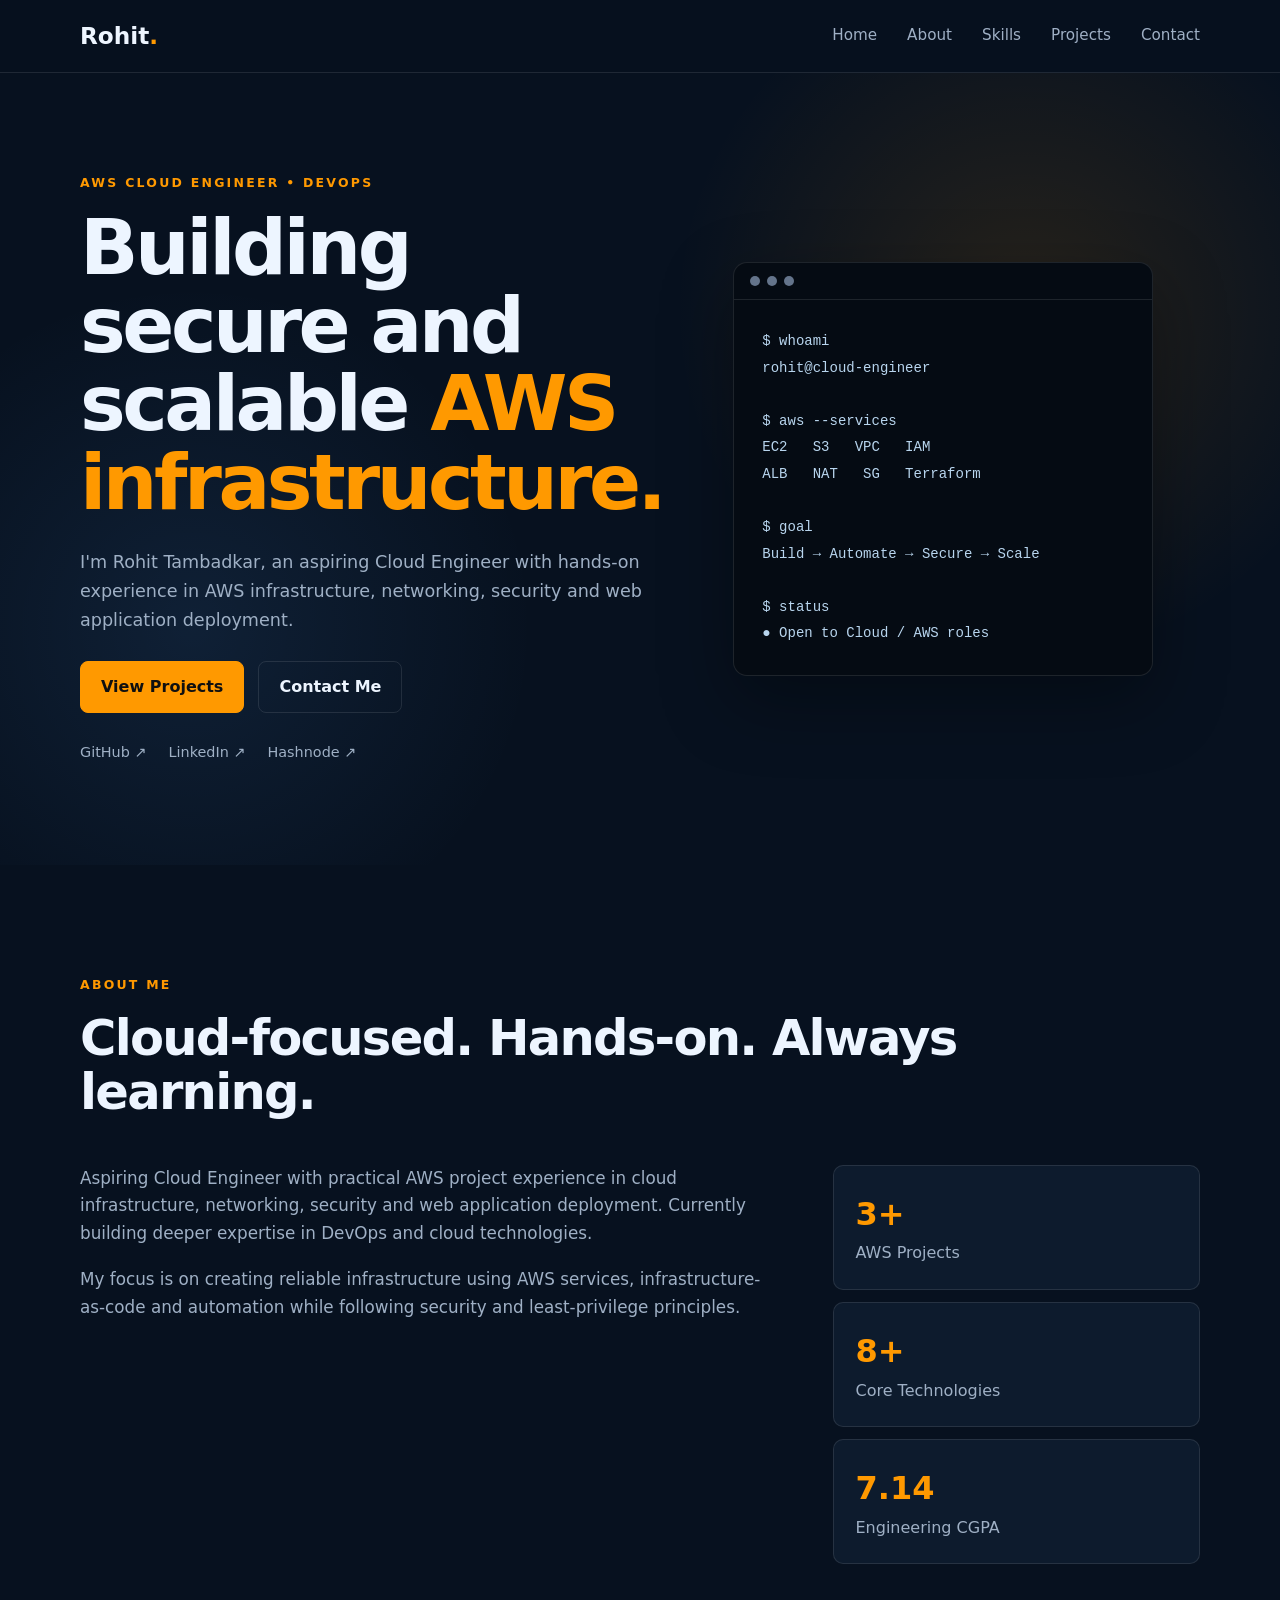
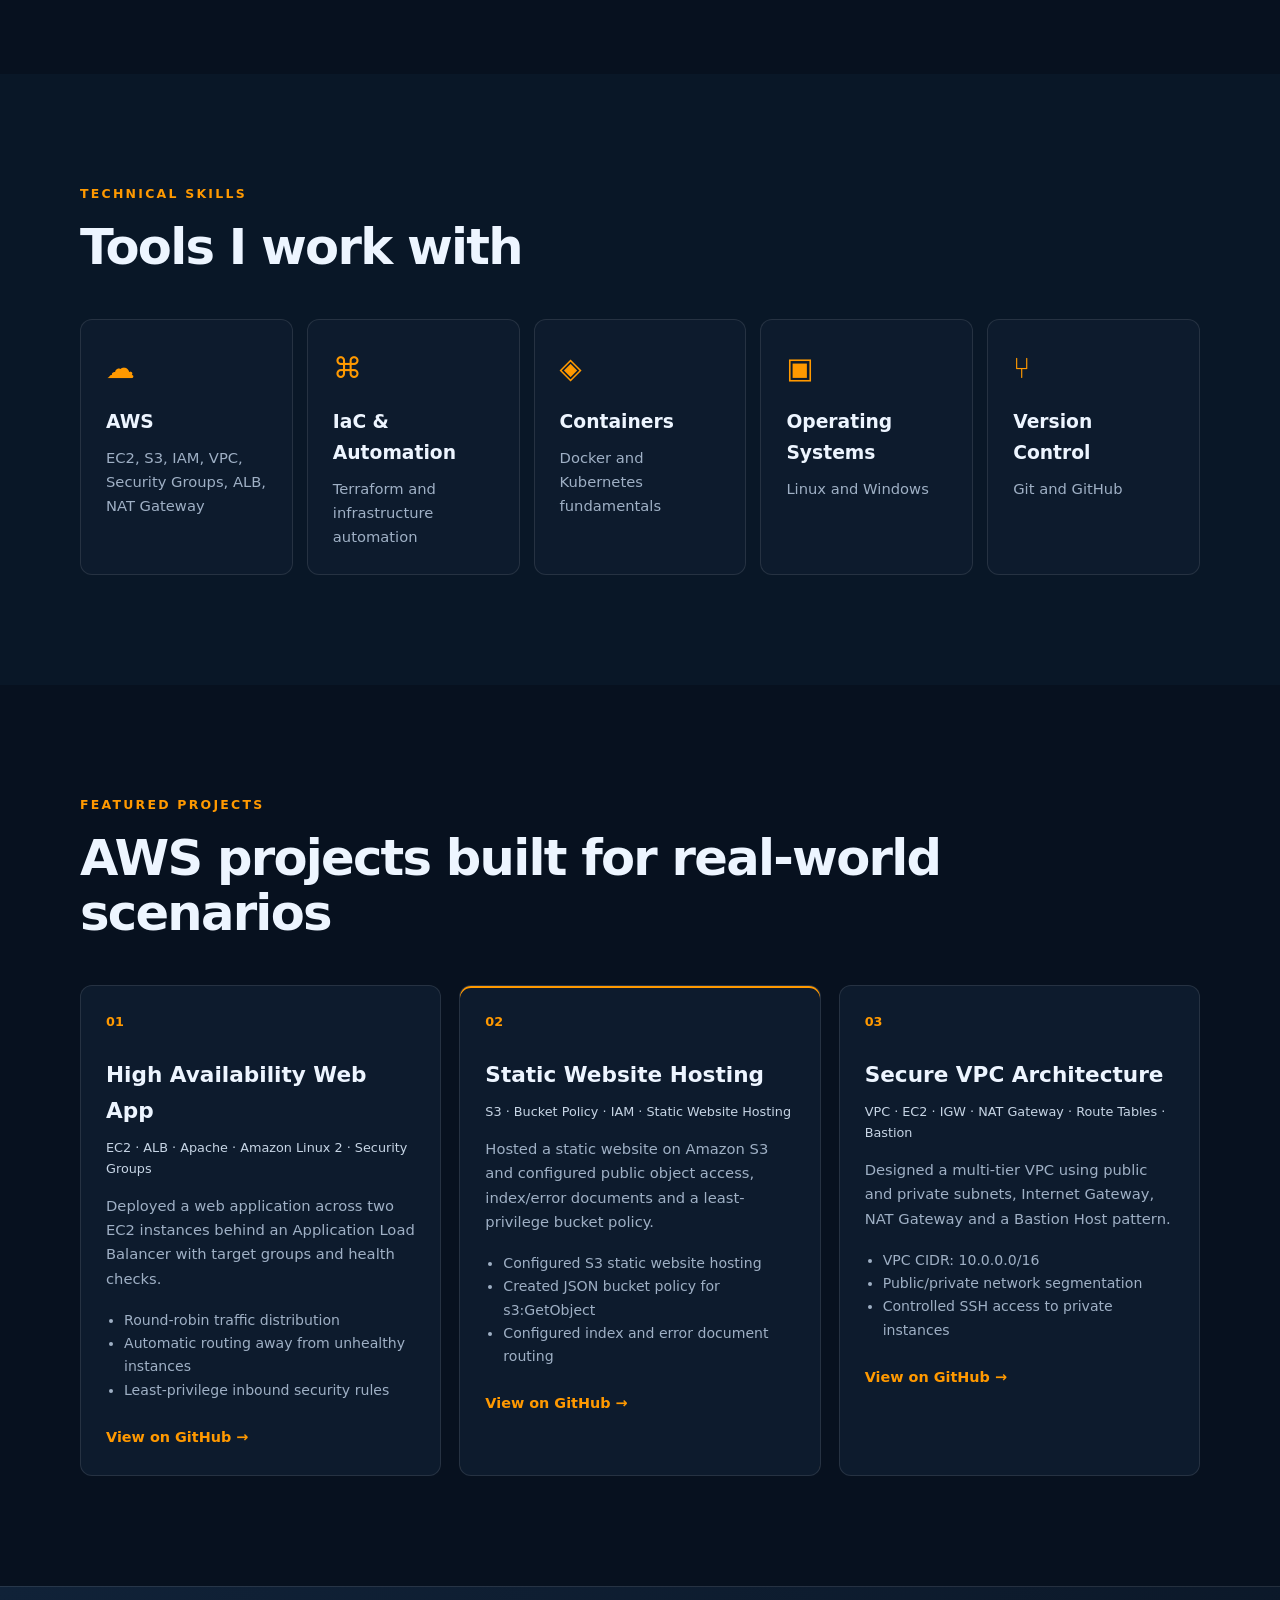
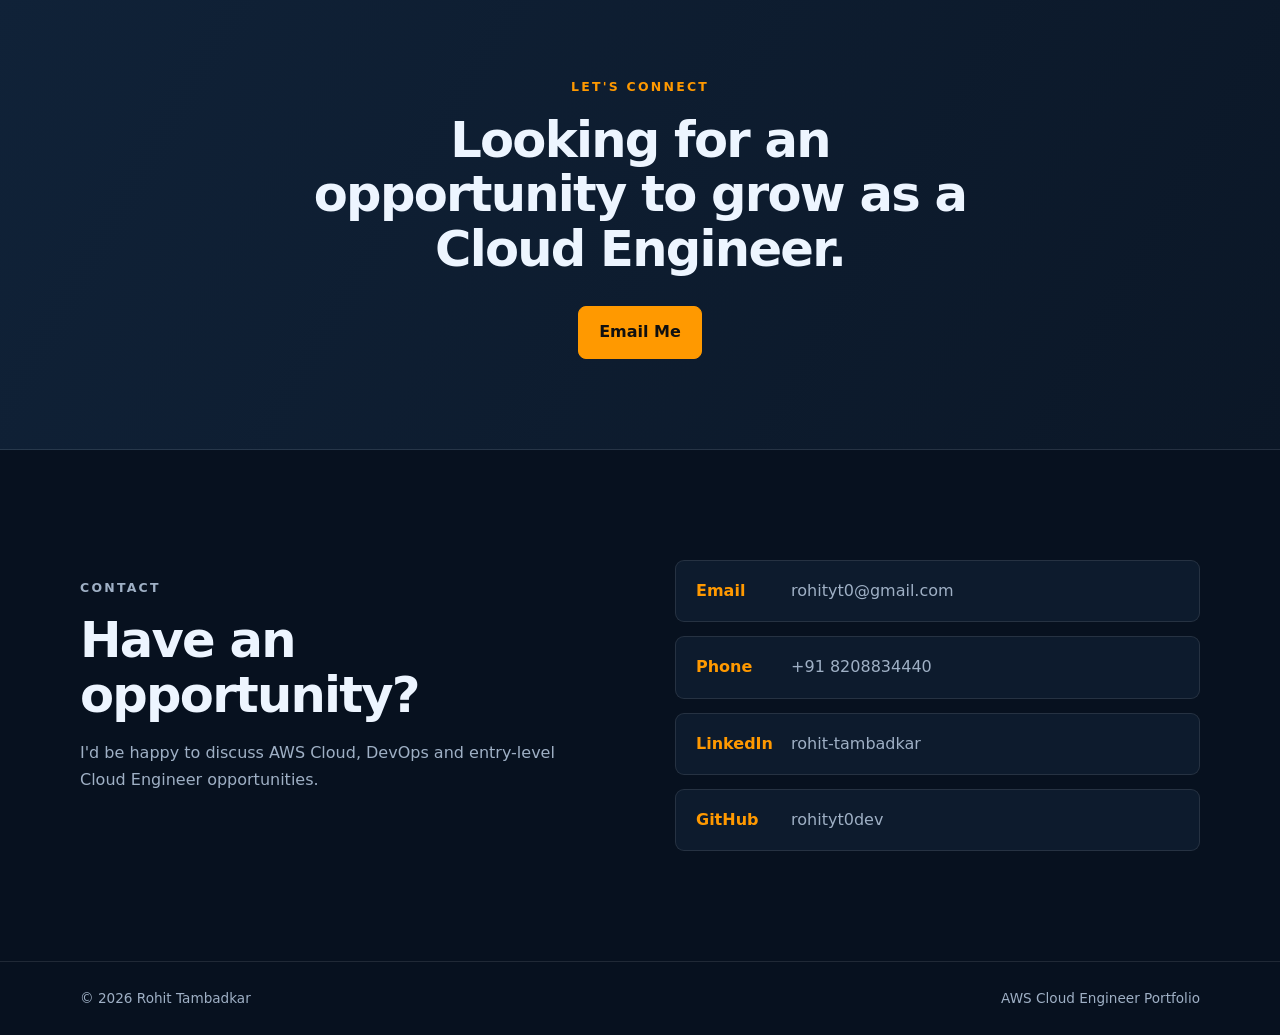
<file: Static Website Hosting with Amazon S3 & CloudFront/aws-static-site/index.html>
<!DOCTYPE html>
<html lang="en">
<head>
  <meta charset="UTF-8">
  <meta name="viewport" content="width=device-width, initial-scale=1.0">
  <meta name="description" content="Rohit Tambadkar - AWS Cloud Engineer Portfolio">
  <title>Rohit Tambadkar | AWS Cloud Engineer</title>
  <link rel="stylesheet" href="style.css">
</head>
<body>
  <header class="navbar">
    <div class="container nav-inner">
      <a href="#home" class="logo">Rohit<span>.</span></a>
      <button class="menu-btn" id="menuBtn" aria-label="Open menu">☰</button>
      <nav id="nav">
        <a href="#home">Home</a>
        <a href="#about">About</a>
        <a href="#skills">Skills</a>
        <a href="#projects">Projects</a>
        <a href="#contact">Contact</a>
      </nav>
    </div>
  </header>

  <main>
    <section id="home" class="hero">
      <div class="container hero-grid">
        <div class="hero-content">
          <p class="eyebrow">AWS CLOUD ENGINEER • DEVOPS</p>
          <h1>Building secure and scalable <span>AWS infrastructure.</span></h1>
          <p class="hero-text">
            I'm Rohit Tambadkar, an aspiring Cloud Engineer with hands-on experience
            in AWS infrastructure, networking, security and web application deployment.
          </p>
          <div class="buttons">
            <a class="btn primary" href="#projects">View Projects</a>
            <a class="btn secondary" href="#contact">Contact Me</a>
          </div>
          <div class="quick-links">
            <a href="https://github.com/rohityt0dev" target="_blank">GitHub ↗</a>
            <a href="https://linkedin.com/in/rohit-tambadkar" target="_blank">LinkedIn ↗</a>
            <a href="https://hashnode.com/@ron16" target="_blank">Hashnode ↗</a>
          </div>
        </div>
        <div class="terminal">
          <div class="terminal-top"><span></span><span></span><span></span></div>
          <pre><code>$ whoami
rohit@cloud-engineer

$ aws --services
EC2   S3   VPC   IAM
ALB   NAT   SG   Terraform

$ goal
Build → Automate → Secure → Scale

$ status
● Open to Cloud / AWS roles</code></pre>
        </div>
      </div>
    </section>

    <section id="about" class="section">
      <div class="container">
        <div class="section-heading">
          <p class="eyebrow">ABOUT ME</p>
          <h2>Cloud-focused. Hands-on. Always learning.</h2>
        </div>
        <div class="about-grid">
          <div>
            <p>
              Aspiring Cloud Engineer with practical AWS project experience in cloud
              infrastructure, networking, security and web application deployment.
              Currently building deeper expertise in DevOps and cloud technologies.
            </p>
            <p>
              My focus is on creating reliable infrastructure using AWS services,
              infrastructure-as-code and automation while following security and
              least-privilege principles.
            </p>
          </div>
          <div class="stats">
            <div class="stat"><strong>3+</strong><span>AWS Projects</span></div>
            <div class="stat"><strong>8+</strong><span>Core Technologies</span></div>
            <div class="stat"><strong>7.14</strong><span>Engineering CGPA</span></div>
          </div>
        </div>
      </div>
    </section>

    <section id="skills" class="section alt">
      <div class="container">
        <div class="section-heading">
          <p class="eyebrow">TECHNICAL SKILLS</p>
          <h2>Tools I work with</h2>
        </div>
        <div class="skills-grid">
          <div class="skill-card"><div class="icon">☁</div><h3>AWS</h3><p>EC2, S3, IAM, VPC, Security Groups, ALB, NAT Gateway</p></div>
          <div class="skill-card"><div class="icon">⌘</div><h3>IaC & Automation</h3><p>Terraform and infrastructure automation</p></div>
          <div class="skill-card"><div class="icon">◈</div><h3>Containers</h3><p>Docker and Kubernetes fundamentals</p></div>
          <div class="skill-card"><div class="icon">▣</div><h3>Operating Systems</h3><p>Linux and Windows</p></div>
          <div class="skill-card"><div class="icon">⑂</div><h3>Version Control</h3><p>Git and GitHub</p></div>
        </div>
      </div>
    </section>

    <section id="projects" class="section">
      <div class="container">
        <div class="section-heading">
          <p class="eyebrow">FEATURED PROJECTS</p>
          <h2>AWS projects built for real-world scenarios</h2>
        </div>

        <div class="project-grid">
          <article class="project-card">
            <div class="project-number">01</div>
            <h3>High Availability Web App</h3>
            <p class="stack">EC2 · ALB · Apache · Amazon Linux 2 · Security Groups</p>
            <p>
              Deployed a web application across two EC2 instances behind an
              Application Load Balancer with target groups and health checks.
            </p>
            <ul>
              <li>Round-robin traffic distribution</li>
              <li>Automatic routing away from unhealthy instances</li>
              <li>Least-privilege inbound security rules</li>
            </ul>
            <a href="https://github.com/rohityt0dev/AWSproject" target="_blank" class="project-link">View on GitHub →</a>
          </article>

          <article class="project-card featured">
            <div class="project-number">02</div>
            <h3>Static Website Hosting</h3>
            <p class="stack">S3 · Bucket Policy · IAM · Static Website Hosting</p>
            <p>
              Hosted a static website on Amazon S3 and configured public object
              access, index/error documents and a least-privilege bucket policy.
            </p>
            <ul>
              <li>Configured S3 static website hosting</li>
              <li>Created JSON bucket policy for s3:GetObject</li>
              <li>Configured index and error document routing</li>
            </ul>
            <a href="https://github.com/rohityt0dev/AWSproject" target="_blank" class="project-link">View on GitHub →</a>
          </article>

          <article class="project-card">
            <div class="project-number">03</div>
            <h3>Secure VPC Architecture</h3>
            <p class="stack">VPC · EC2 · IGW · NAT Gateway · Route Tables · Bastion</p>
            <p>
              Designed a multi-tier VPC using public and private subnets,
              Internet Gateway, NAT Gateway and a Bastion Host pattern.
            </p>
            <ul>
              <li>VPC CIDR: 10.0.0.0/16</li>
              <li>Public/private network segmentation</li>
              <li>Controlled SSH access to private instances</li>
            </ul>
            <a href="https://github.com/rohityt0dev/AWSproject" target="_blank" class="project-link">View on GitHub →</a>
          </article>
        </div>
      </div>
    </section>

    <section class="cta">
      <div class="container">
        <p class="eyebrow">LET'S CONNECT</p>
        <h2>Looking for an opportunity to grow as a Cloud Engineer.</h2>
        <a class="btn primary" href="mailto:rohityt0@gmail.com">Email Me</a>
      </div>
    </section>

    <section id="contact" class="section contact-section">
      <div class="container contact-grid">
        <div>
          <p class="eyebrow">CONTACT</p>
          <h2>Have an opportunity?</h2>
          <p>I'd be happy to discuss AWS Cloud, DevOps and entry-level Cloud Engineer opportunities.</p>
        </div>
        <div class="contact-list">
          <a href="mailto:rohityt0@gmail.com"><span>Email</span> rohityt0@gmail.com</a>
          <a href="tel:+918208834440"><span>Phone</span> +91 8208834440</a>
          <a href="https://linkedin.com/in/rohit-tambadkar" target="_blank"><span>LinkedIn</span> rohit-tambadkar</a>
          <a href="https://github.com/rohityt0dev" target="_blank"><span>GitHub</span> rohityt0dev</a>
        </div>
      </div>
    </section>
  </main>

  <footer>
    <div class="container footer-inner">
      <span>© 2026 Rohit Tambadkar</span>
      <span>AWS Cloud Engineer Portfolio</span>
    </div>
  </footer>

  <button id="topBtn" class="top-btn" aria-label="Back to top">↑</button>
  <script src="script.js"></script>
</body>
</html>
</file>
<file: Static Website Hosting with Amazon S3 & CloudFront/aws-static-site/style.css>
* {
  margin: 0;
  padding: 0;
  box-sizing: border-box;
}

:root {
  --bg: #07111f;
  --surface: #0d1b2d;
  --surface-2: #102238;
  --text: #edf5ff;
  --muted: #9fb0c5;
  --accent: #ff9900;
  --accent-2: #58a6ff;
  --border: rgba(255,255,255,.10);
  --max: 1120px;
}

html { scroll-behavior: smooth; }

body {
  font-family: Inter, ui-sans-serif, system-ui, -apple-system, BlinkMacSystemFont, "Segoe UI", sans-serif;
  background: var(--bg);
  color: var(--text);
  line-height: 1.65;
}

a { color: inherit; text-decoration: none; }
.container { width: min(92%, var(--max)); margin: auto; }

.navbar {
  position: sticky;
  top: 0;
  z-index: 100;
  background: rgba(7,17,31,.88);
  backdrop-filter: blur(14px);
  border-bottom: 1px solid var(--border);
}

.nav-inner {
  height: 72px;
  display: flex;
  align-items: center;
  justify-content: space-between;
}

.logo { font-size: 1.45rem; font-weight: 800; }
.logo span { color: var(--accent); }

nav { display: flex; gap: 30px; }
nav a { color: var(--muted); font-size: .95rem; transition: .25s; }
nav a:hover { color: var(--text); }

.menu-btn {
  display: none;
  background: none;
  border: 0;
  color: var(--text);
  font-size: 1.6rem;
}

.hero {
  min-height: 88vh;
  display: flex;
  align-items: center;
  background:
    radial-gradient(circle at 80% 30%, rgba(255,153,0,.13), transparent 30%),
    radial-gradient(circle at 15% 70%, rgba(88,166,255,.10), transparent 28%);
}

.hero-grid {
  display: grid;
  grid-template-columns: 1.1fr .9fr;
  gap: 70px;
  align-items: center;
  padding: 90px 0;
}

.eyebrow {
  color: var(--accent);
  font-size: .78rem;
  font-weight: 800;
  letter-spacing: .18em;
  margin-bottom: 15px;
}

h1 {
  font-size: clamp(2.7rem, 6vw, 5.2rem);
  line-height: 1.02;
  letter-spacing: -.045em;
  max-width: 780px;
}

h1 span { color: var(--accent); }

.hero-text {
  color: var(--muted);
  font-size: 1.1rem;
  max-width: 680px;
  margin: 26px 0;
}

.buttons { display: flex; gap: 14px; flex-wrap: wrap; }

.btn {
  display: inline-flex;
  padding: 12px 20px;
  border-radius: 8px;
  font-weight: 750;
  border: 1px solid var(--border);
  transition: transform .2s, background .2s;
}

.btn:hover { transform: translateY(-2px); }
.primary { background: var(--accent); color: #101010; border-color: var(--accent); }
.secondary { background: transparent; }

.quick-links { display: flex; gap: 22px; margin-top: 28px; }
.quick-links a { color: var(--muted); font-size: .9rem; }
.quick-links a:hover { color: var(--accent); }

.terminal {
  background: #050b13;
  border: 1px solid var(--border);
  border-radius: 14px;
  box-shadow: 0 25px 70px rgba(0,0,0,.35);
  overflow: hidden;
}

.terminal-top {
  display: flex;
  gap: 7px;
  padding: 13px 16px;
  border-bottom: 1px solid var(--border);
}

.terminal-top span {
  width: 10px; height: 10px;
  border-radius: 50%;
  background: #64748b;
}

.terminal pre {
  padding: 28px;
  overflow-x: auto;
  color: #b8d5ee;
  font: 14px/1.9 "SFMono-Regular", Consolas, monospace;
}

.section { padding: 110px 0; }
.alt { background: #091727; }
.section-heading { margin-bottom: 45px; }
.section-heading h2, .cta h2, .contact-grid h2 {
  font-size: clamp(2rem, 4vw, 3.1rem);
  line-height: 1.1;
  letter-spacing: -.035em;
}

.about-grid {
  display: grid;
  grid-template-columns: 1.3fr .7fr;
  gap: 70px;
  align-items: start;
}

.about-grid p { color: var(--muted); margin-bottom: 18px; font-size: 1.05rem; }

.stats { display: grid; gap: 12px; }
.stat {
  padding: 22px;
  background: var(--surface);
  border: 1px solid var(--border);
  border-radius: 10px;
}
.stat strong { display: block; color: var(--accent); font-size: 2rem; }
.stat span { color: var(--muted); }

.skills-grid {
  display: grid;
  grid-template-columns: repeat(5, 1fr);
  gap: 14px;
}

.skill-card, .project-card {
  background: var(--surface);
  border: 1px solid var(--border);
  border-radius: 12px;
  padding: 25px;
}

.skill-card { min-height: 190px; }
.icon { color: var(--accent); font-size: 1.8rem; margin-bottom: 14px; }
.skill-card h3 { margin-bottom: 8px; }
.skill-card p, .project-card p { color: var(--muted); font-size: .92rem; }

.project-grid {
  display: grid;
  grid-template-columns: repeat(3, 1fr);
  gap: 18px;
}

.project-card {
  position: relative;
  transition: transform .25s, border-color .25s;
}

.project-card:hover {
  transform: translateY(-5px);
  border-color: rgba(255,153,0,.45);
}

.project-card.featured { box-shadow: inset 0 2px 0 var(--accent); }
.project-number { color: var(--accent); font-weight: 800; font-size: .8rem; margin-bottom: 25px; }
.project-card h3 { font-size: 1.35rem; margin-bottom: 8px; }
.project-card .stack { color: #c7d5e5; margin-bottom: 15px; font-size: .8rem; }
.project-card ul { margin: 18px 0 22px; padding-left: 18px; color: var(--muted); font-size: .88rem; }
.project-link { color: var(--accent); font-weight: 750; font-size: .9rem; }

.cta {
  text-align: center;
  padding: 90px 0;
  background: linear-gradient(120deg, #102238, #0b1727);
  border-top: 1px solid var(--border);
  border-bottom: 1px solid var(--border);
}

.cta h2 { max-width: 700px; margin: 0 auto 30px; }

.contact-grid {
  display: grid;
  grid-template-columns: 1fr 1fr;
  gap: 70px;
}

.contact-grid p { color: var(--muted); max-width: 560px; margin-top: 18px; }
.contact-list { display: grid; gap: 14px; }
.contact-list a {
  padding: 17px 20px;
  background: var(--surface);
  border: 1px solid var(--border);
  border-radius: 9px;
  color: var(--muted);
}
.contact-list a:hover { border-color: var(--accent); color: var(--text); }
.contact-list span { display: inline-block; width: 90px; color: var(--accent); font-weight: 750; }

footer { border-top: 1px solid var(--border); padding: 25px 0; color: var(--muted); font-size: .85rem; }
.footer-inner { display: flex; justify-content: space-between; gap: 20px; }

.top-btn {
  position: fixed;
  right: 22px;
  bottom: 22px;
  width: 42px;
  height: 42px;
  border: 1px solid var(--border);
  border-radius: 50%;
  background: var(--surface-2);
  color: var(--text);
  cursor: pointer;
  display: none;
}

@media (max-width: 900px) {
  .hero-grid, .about-grid, .contact-grid { grid-template-columns: 1fr; }
  .skills-grid { grid-template-columns: repeat(2, 1fr); }
  .project-grid { grid-template-columns: 1fr; }
  .hero { min-height: auto; }
}

@media (max-width: 650px) {
  .menu-btn { display: block; }
  nav {
    display: none;
    position: absolute;
    top: 72px; left: 0; right: 0;
    background: var(--bg);
    padding: 20px 4%;
    flex-direction: column;
    gap: 15px;
    border-bottom: 1px solid var(--border);
  }
  nav.open { display: flex; }
  .skills-grid { grid-template-columns: 1fr; }
  .hero-grid { padding: 65px 0; }
  .section { padding: 75px 0; }
  .footer-inner { flex-direction: column; }
  .quick-links { flex-wrap: wrap; }
}
</file>
